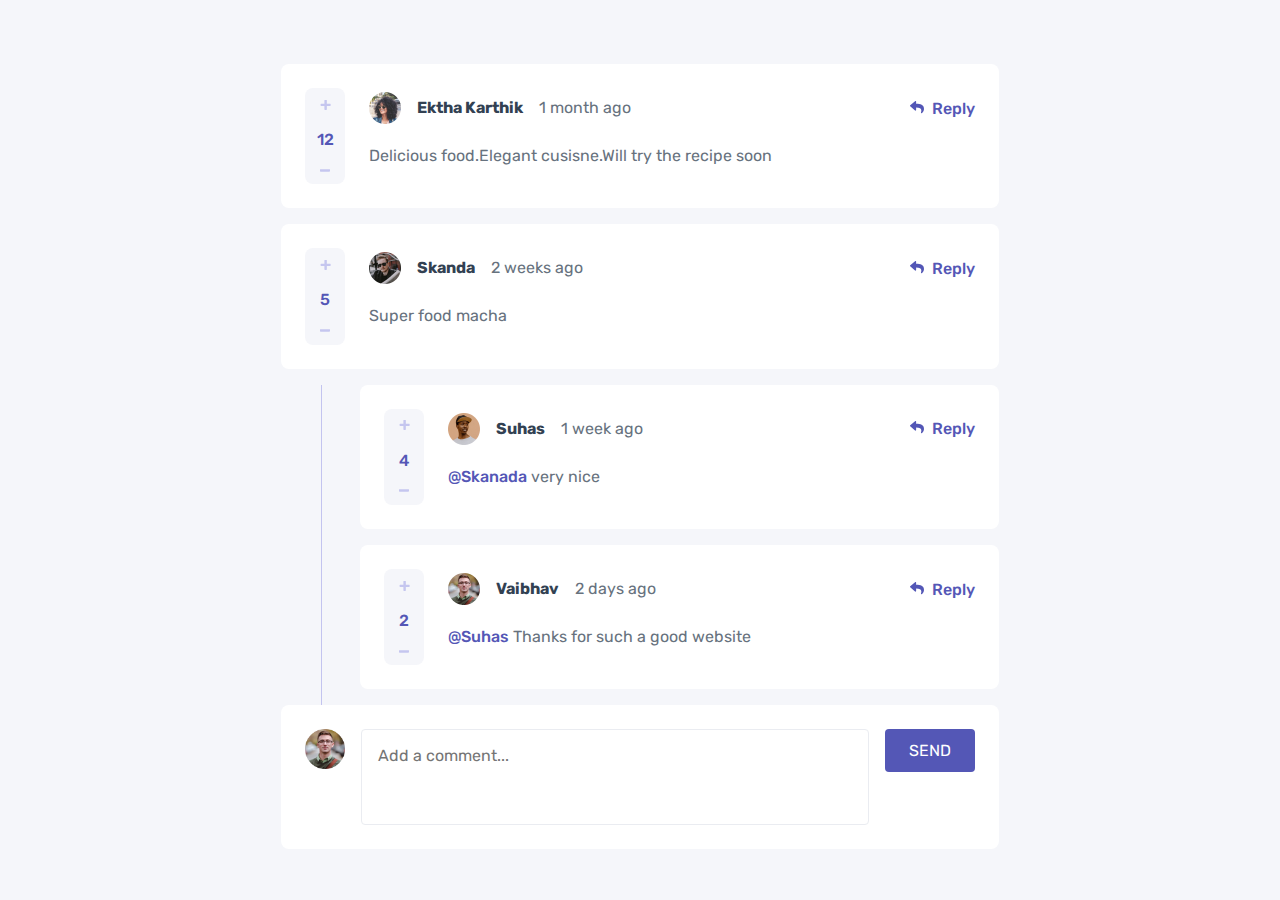
<file: FrontEndDev/BMSCE_FoodBlog/Interactive-comments-section/index.html>
<!DOCTYPE html>
<html lang="en">

<head>
  <meta charset="UTF-8" />
  <meta name="viewport" content="width=device-width, initial-scale=1.0" />
  <!-- displays site properly based on user's device -->
  <link rel="icon" type="image/png" sizes="32x32"
    href="C:\Users\shrav\OneDrive\Documents\GitHub\FrontEndDev\BMSCE_FoodBlog\image\logo2.jpeg" />
  <title>Frontend Mentor | Interactive comments section</title>
  <link rel="stylesheet" href="style.css" />
</head>

<body>
  <template class="reply-input-template">
    <div class="reply-input container">
      <img src="images/avatars/image-juliusomo.webp" alt="" class="usr-img">
      <textarea class="cmnt-input" placeholder="Add a comment..."></textarea>
      <button class="bu-primary">SEND</button>
    </div>
  </template>

  <template class="comment-template">
    <div class="comment-wrp">
      <div class="comment container">
        <div class="c-score">
          <img src="images/icon-plus.svg" alt="plus" class="score-control score-plus">
          <p class="score-number">5</p>
          <img src="images/icon-minus.svg" alt="minus" class="score-control score-minus">
        </div>
        <div class="c-controls">
          <a class="delete"><img src="images/icon-delete.svg" alt="" class="control-icon">Delete</a>
          <a class="edit"><img src="images/icon-edit.svg" alt="" class="control-icon">Edit</a>
          <a class="reply"><img src="images/icon-reply.svg" alt="" class="control-icon">Reply</a>
        </div>
        <div class="c-user">
          <img src="images/avatars/image-maxblagun.webp" alt="" class="usr-img">
          <p class="usr-name">Shashank M S</p>
          <p class="cmnt-at">2 weeks ago</p>
        </div>
        <p class="c-text">
          <span class="reply-to"></span>
          <span class="c-body"></span>
        </p>
      </div><!--comment-->
      <div class="replies comments-wrp">
      </div><!--replies-->
    </div>
  </template>
  <main>
    <div class="comment-section">

      <div class="comments-wrp">

      </div> <!--commentS wrapper-->
      <div class="reply-input container">
        <img src="images/avatars/image-juliusomo.webp" alt="" class="usr-img">
        <textarea class="cmnt-input" placeholder="Add a comment..."></textarea>
        <button class="bu-primary">SEND</button>
      </div> <!--reply input-->
    </div> <!--comment sectio-->

    <div class="modal-wrp invisible">
      <div class="modal container">
        <h3>Delete comment</h3>
        <p>Are you sure you want to delete this comment? This will remove the comment and cant be undone</p>
        <button class="yes">YES,DELETE</button>
        <button class="no">NO,CANCEL</button>
      </div>
    </div>
  </main>
  <script src="app.js"></script>
</body>

</html>
</file>
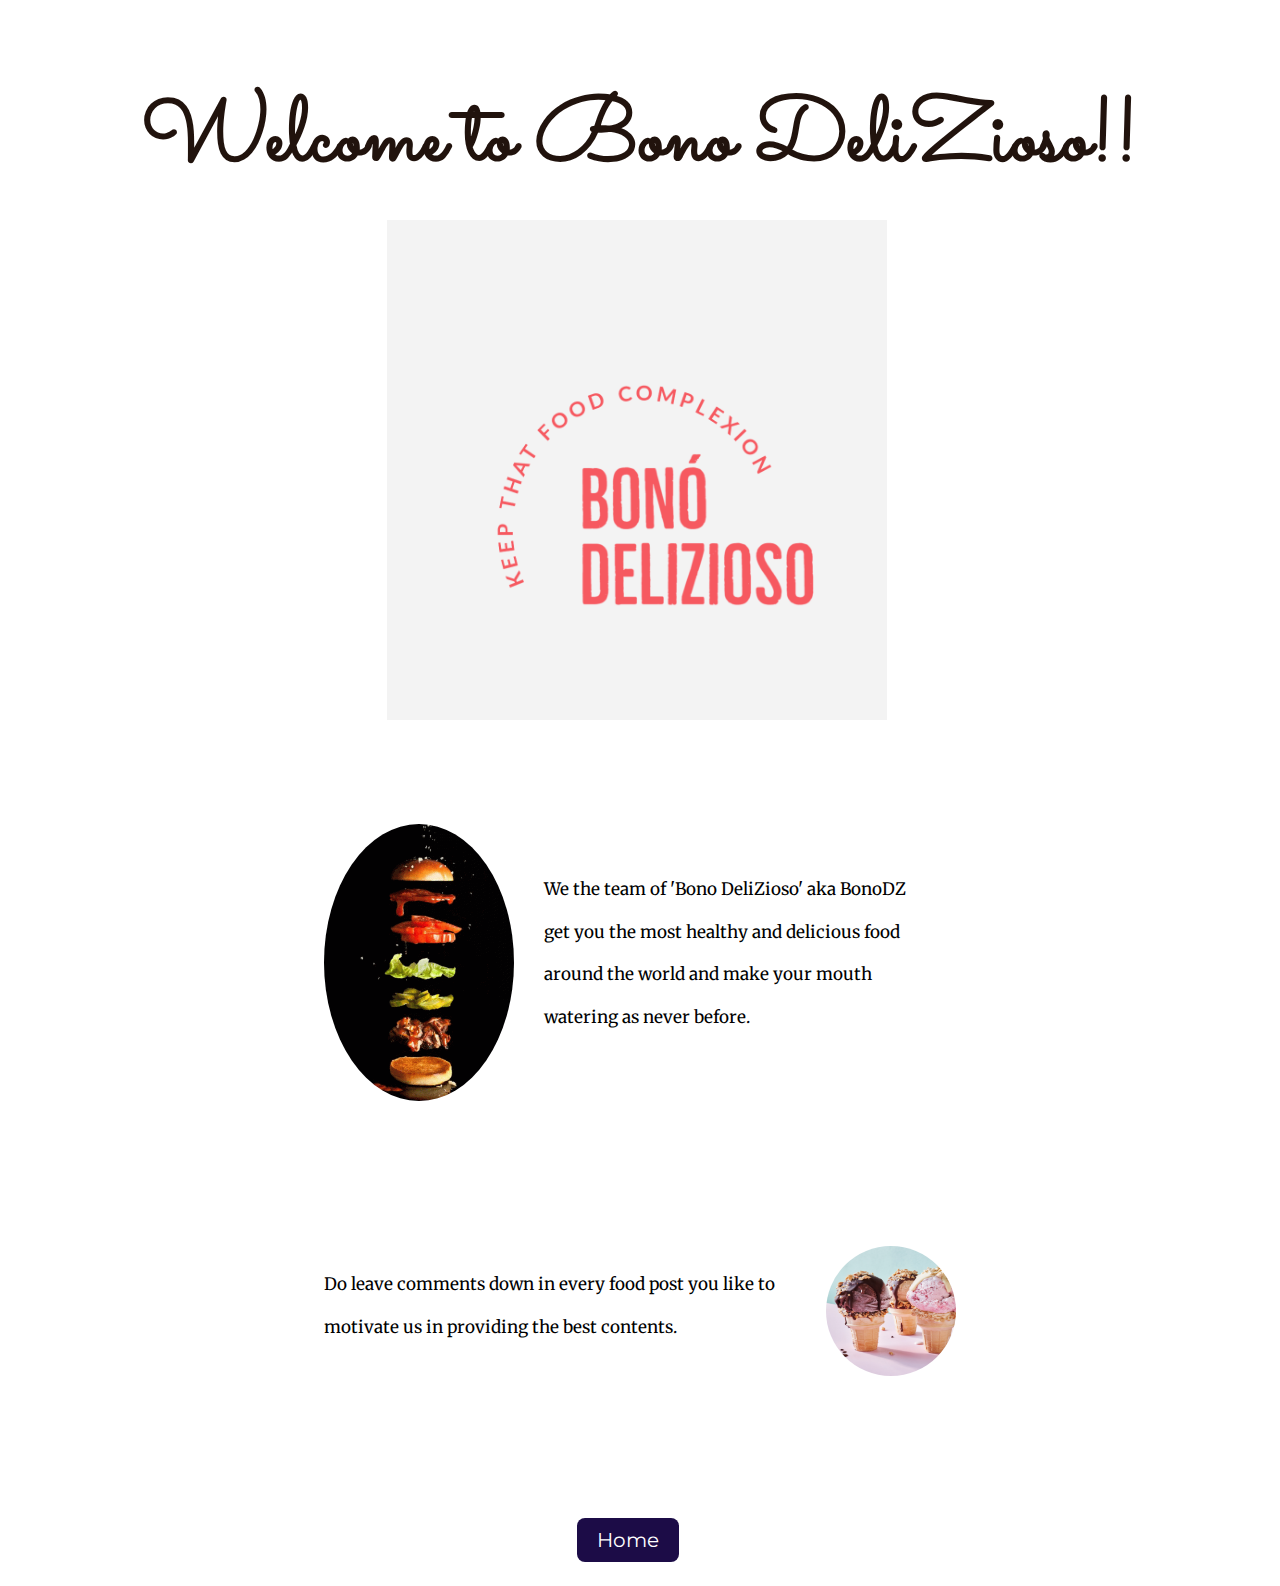
<file: FrontEndDev/BMSCE_FoodBlog/bono.html>
<!DOCTYPE html>
<html lang="en">
<head>
    <meta charset="UTF-8">
    <meta http-equiv="X-UA-Compatible" content="IE=edge">
    <meta name="viewport" content="width=device-width, initial-scale=1.0">
    <link rel="shortcut icon" type="x-icon" href="image/logo4.jpeg">
    <title>Intro</title>
    <link rel="stylesheet" href="bono.css">
    <link rel="preconnect" href="https://fonts.googleapis.com">
  <link rel="preconnect" href="https://fonts.gstatic.com" crossorigin>
  <link href="https://fonts.googleapis.com/css2?family=Josefin+Sans:ital,wght@1,200&family=Merriweather&family=Montserrat&family=Oswald:wght@300&family=Sacramento&display=swap" rel="stylesheet">
</head>
<body>
    <h1 id="head">Welcome to Bono DeliZioso!!</h1>
    <div class="image">
        <img src="image\logo-bono.jpg" height="500px" width="500px">
    </div>
    <div class="intro-1">
        <img class="logo-1" src="image\burger_gif.gif" alt="logo">
        <p class="para">
            We the team of 'Bono DeliZioso' aka BonoDZ get you
            the most healthy and delicious food around the world and 
            make your mouth watering as never before.
        </p>
    </div>
    <div class="intro-2">
        <img class="logo-2" src="image\image1.jpg" alt="">
        <p>
            Do leave comments down in every food post you like
            to motivate us in providing the best contents.
        </p>
    </div>
    <div class="btn">
        <a href="index1.html" class="btn-1">
            Home
        </a>
    </div>

        
</body>
</html>
</file>
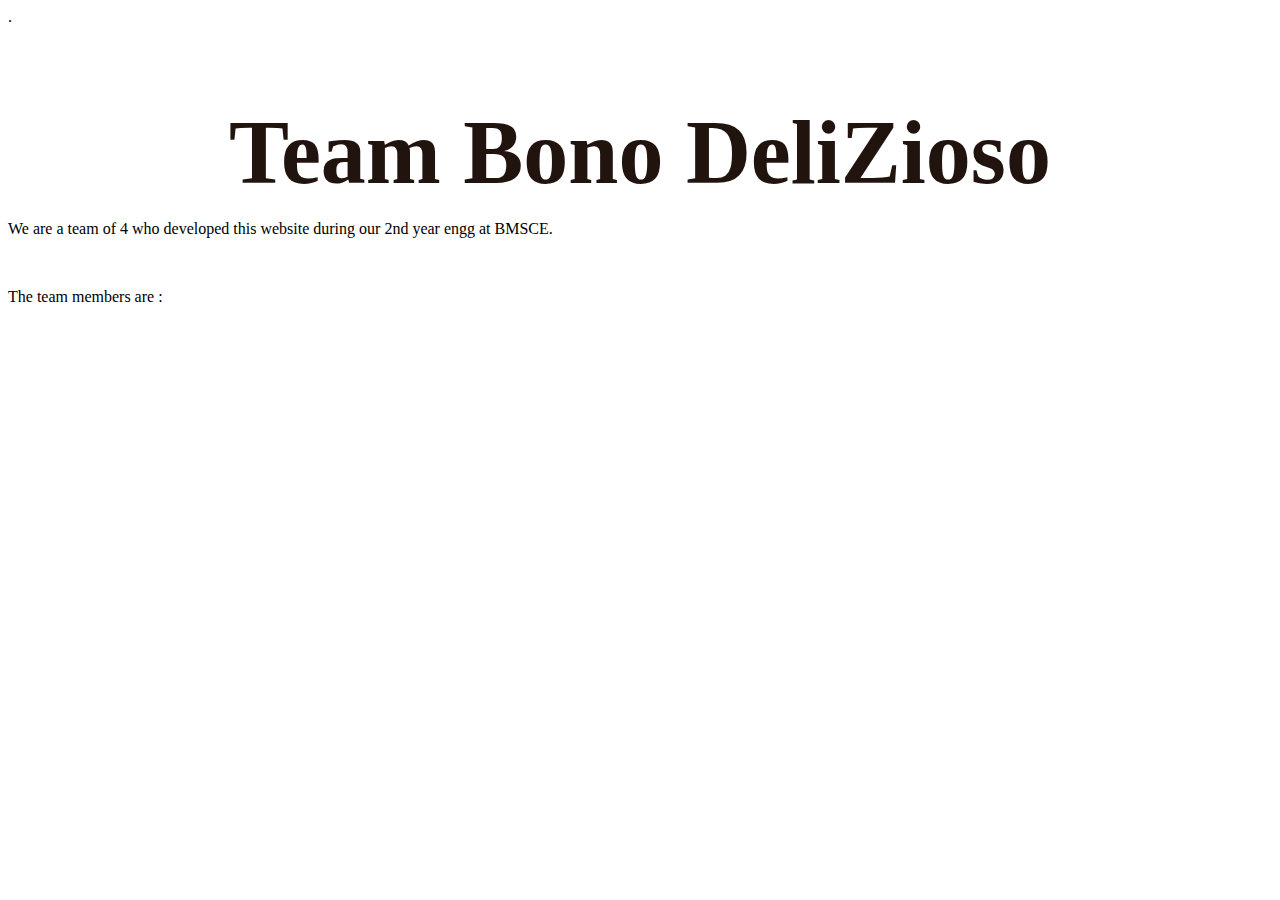
<file: FrontEndDev/BMSCE_FoodBlog/BonoDZ.html>
<!DOCTYPE html>
<html lang="en">
<head>
    <meta charset="UTF-8">
    <meta http-equiv="X-UA-Compatible" content="IE=edge">
    <meta name="viewport" content="width=device-width, initial-scale=1.0">
    <link rel="shortcut icon" type="x-icon" href="image/logo4.jpeg">
    <title>contact page</title>.
    <link rel="stylesheet" href="BonoDZ.css">
</head>
<body>
    <h1 class="head"><b>Team Bono DeliZioso</b></h1>
    <p>We are a team of 4 who developed this website during our 2nd year engg at BMSCE.</p>
    <br>
    <p>The team members are : </p>
</body>
</html>
</file>
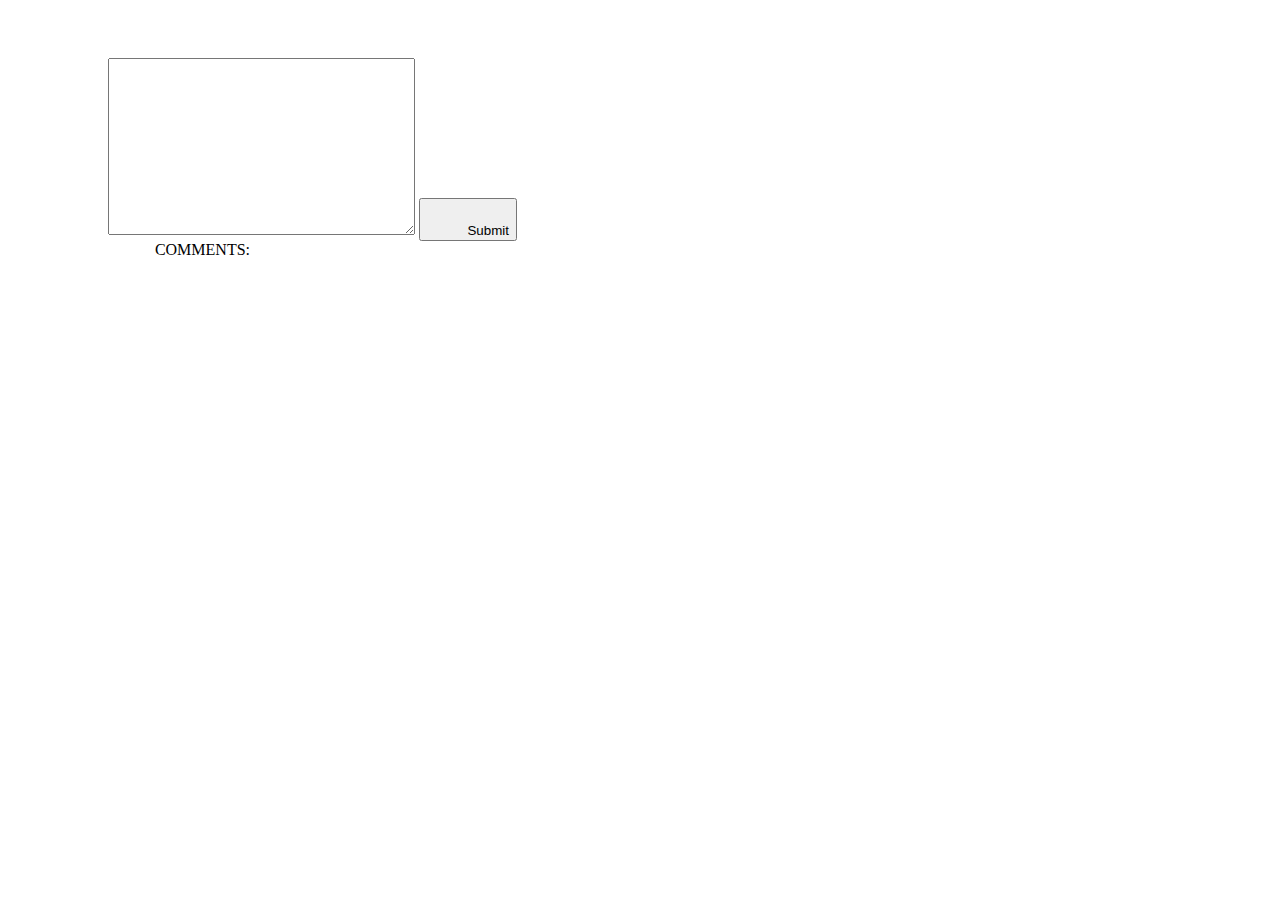
<file: FrontEndDev/BMSCE_FoodBlog/comment.html>
<!DOCTYPE html>
<html lang="en">
<head>
    <title>Document</title>
    <link rel="stylesheet" href="comment.css">
</head>
<body>
    <textarea class="c_box" name="aa" type="text" id="aa" cols="30" rows="10"></textarea>
    <button id="aaa"> Submit</button><br>
    <label>COMMENTS:</label><br>
    <p id="ab"></p>
    <script src="comment.js"></script>
</body>
</html>
</file>
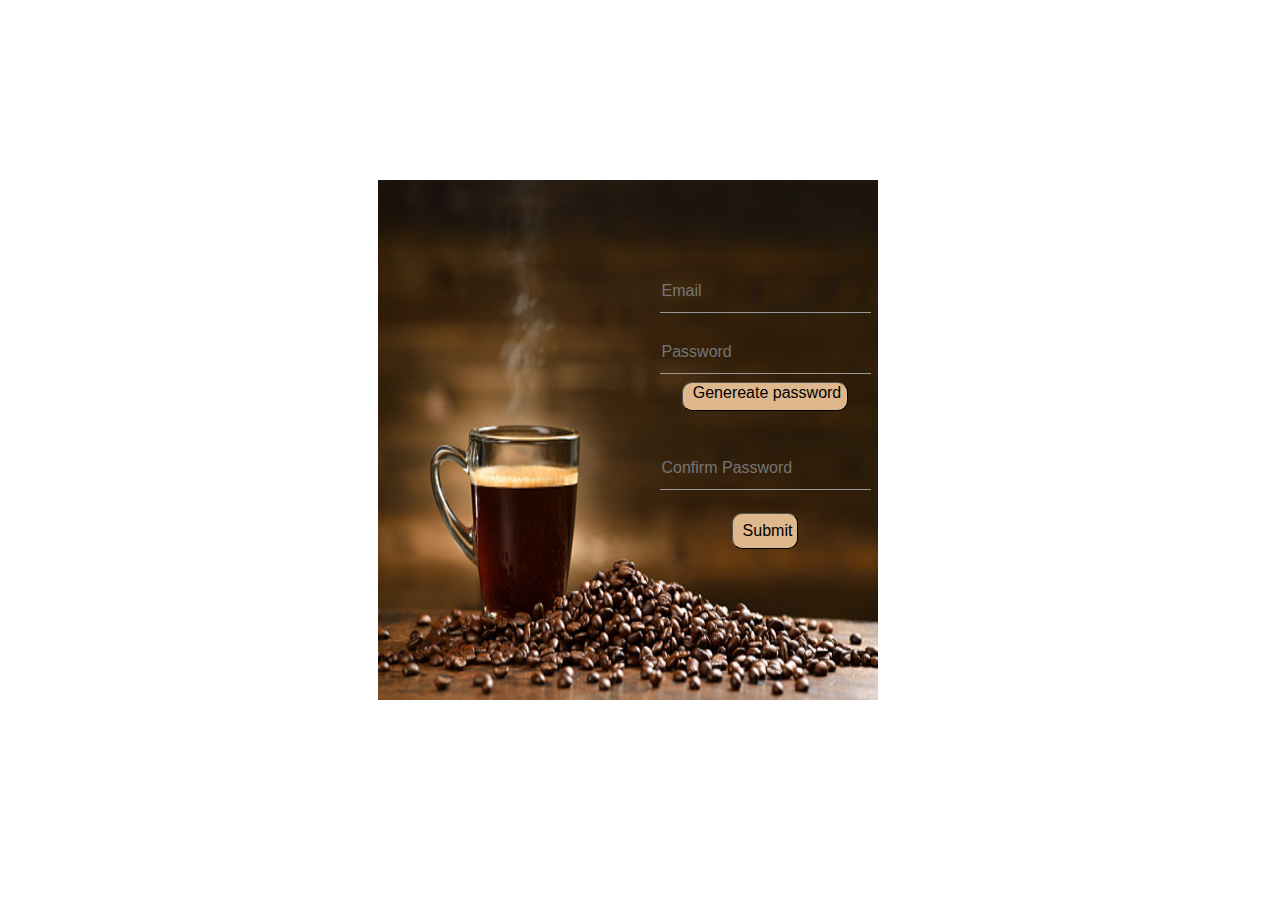
<file: FrontEndDev/BMSCE_FoodBlog/login.html>
<!DOCTYPE html>
<html lang="en">

<head>
    <meta charset="UTF-8">
    <meta http-equiv="X-UA-Compatible" content="IE=edge">
    <meta name="viewport" content="width=device-width, initial-scale=1.0">
    <link rel="preconnect" href="https://fonts.googleapis.com">
    <link rel="preconnect" href="https://fonts.gstatic.com" crossorigin>
    <link
        href="https://fonts.googleapis.com/css2?family=Lobster&family=Rubik+Vinyl&family=Shadows+Into+Light&display=swap"
        rel="stylesheet">
    <link rel="shortcut icon" type="x-icon" href="image/logo4.jpeg">
    <title>Register Page</title>

    <link rel="stylesheet" href="login.css">
    <script type="text/javascript">
        var password = document.getElementById('password');

        function getPassword() {
            var chars = "1234567890qwertyuiopasdfghjklzxcvbnmQWERTYUIOPASDFGHJKLZXCVBNM!@#$%^&*()"
            var passwordLength = 12;
            var password = "";

            for (var i = 0; i < passwordLength; i++) {
                var randomNumber = Math.floor(Math.random() * chars.length);//math.floor returns smallest no
                password += chars.substring(randomNumber, randomNumber + 1);
                // let text = "Hello world!"; 
                // let result = text.substring(1, 3); //result is el
            }
            document.getElementById('password').value = password;

        }

    </script>
    <script type="text/javascript">
        function validate() {
            var form = document.getElementById('form');
            var email_validate = document.getElementById('email');
            var password_validate = document.getElementById('password');
            var password_span = document.getElementById('password-span');
            var confirmpassword = document.getElementById('confirmpassword');
            // var text = document.getElementById('text').nodeValue;
            // var regx = /^[^ ]+@[^ ]+\.[a-z]{2,3}$/
            if (email_validate.value === '' || email_validate.value === null) {
                alert("no blank values allowed");
                return false;
            }

            if (password_validate.value === '' || password_validate.value === null) {
                // alert("no blank values allowed");
                password_span.innerHTML = "no blank values allowed"
                return false;
            }

            if (password_validate.value.length <= 6) {
                // alert('password must be longer than 6 charcters');
                password_span.innerHTML = "password must be longer than 6 charcters"
                // password_span.style.color = '#F8F988'
                return false;
            }
            if (password_validate.value.length >= 20) {
                // alert('password must be less than 20 charcters');
                password_span.innerHTML = "password must be less than 20 charcters"
                return false;
            }
            if (!password_validate.value.match(/[0-9]/)) {
                password_span.innerHTML = "password have at least a number"
                return false;
            }
            if (!password_validate.value.match(/[A-Z]/)) {
                password_span.innerHTML = "password have at least a uppercase letter"
                return false;
            }
            if (!password_validate.value.match(/[!\@\#\$\%\^\&\*|(\)\[\]\{\}]/)) {
                password_span.innerHTML = "password have at least a special case letter"
                return false;
            }
            if (password_validate.value !== confirmpassword.value) {
                password_span.innerHTML = "passwords not matching"
                return false;
            }
            if (email_validate.value.match(pattern)) {
                form.classList.add("valid");
                form.classList.remove("invalid");
                text.innerHTML = "please enter valid address";
                text.style.color = "#ff0000";
                return false;
            }
            else {
                true;
            }
        }

    </script>

</head>

<body>
    <div class="log">
        <div class="heady">
            <h1>Register</h1>
        </div>

        <form class="box" onsubmit=" return validate()" id="form" class="container" method="post" action="/"
            credentials: 'same-origin'>
            <div class="form-group">
                <input class="form-control" id="email" name="email" type="email" size="20" placeholder="Email" required>
                <br><br>
            </div>

            <div class="form-group1">
                <input class="form-control" id="password" name="password" size="20" placeholder="Password" required>
                <div class="form-group1-1">
                    <button class="btn" type="submit" onclick="getPassword()">Genereate password</button>
                </div>

                <br><br>
                <span class="password-span" id="password-span"></span>
            </div>

            <div class="form-group2">

                <input class="form-control" id="confirmpassword" name="confirmpassword" placeholder="Confirm Password"
                    size="20">
            </div>
            <br>
            <div class="button_sub">
                <button class="reg-but" type="submit">Submit</button>
            </div>

            <!-- <a href="https://formsubmit.co/el/dutaye">To connect with me</a> -->
        </form>
    </div>



</body>

</html>
</file>
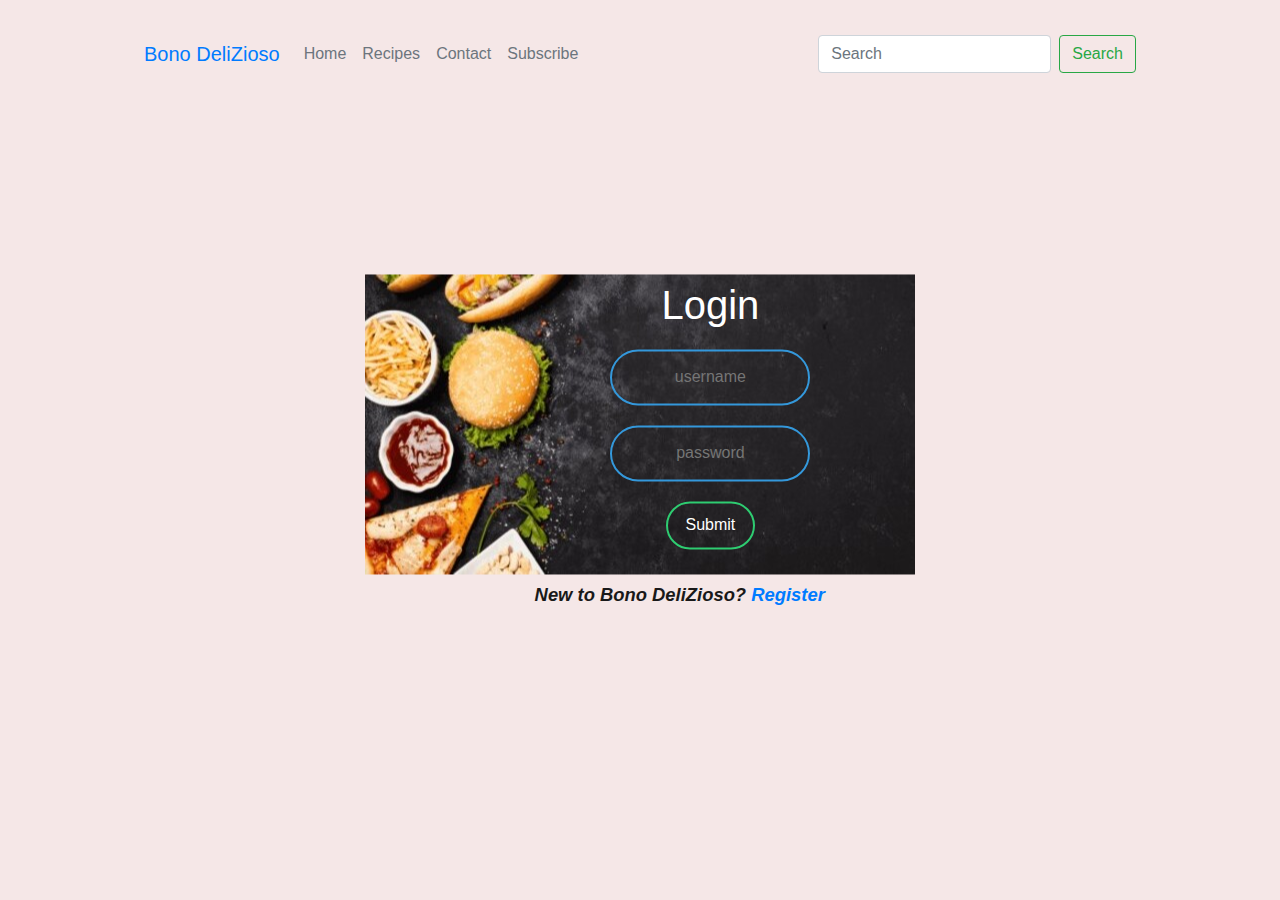
<file: FrontEndDev/BMSCE_FoodBlog/register.html>
<!DOCTYPE html>
<html lang="en">

<head>
  <meta charset="UTF-8">
  <meta http-equiv="X-UA-Compatible" content="IE=edge">
  <meta name="viewport" content="width=device-width, initial-scale=1.0">
  <link rel="shortcut icon" type="x-icon" href="image/logo4.jpeg">
  <title>Login Page</title>
  <link rel="stylesheet" href="https://cdn.jsdelivr.net/npm/bootstrap@4.0.0/dist/css/bootstrap.min.css"
    integrity="sha384-Gn5384xqQ1aoWXA+058RXPxPg6fy4IWvTNh0E263XmFcJlSAwiGgFAW/dAiS6JXm" crossorigin="anonymous">
  <link rel="stylesheet" href="register.css">
</head>

<body>
  <div class="class2">
    <!-- <img class="logo" src="image/logo-main-2-modified.png" alt="logo" height="220px" width="220px">     -->
    <nav class="nnn navbar navbar-expand-lg">
      <a class=" center1 navbar-brand disabled" href="bono.html">Bono DeliZioso</a>
      <button class="navbar-toggler" type="button" data-toggle="collapse" data-target="#navbarTogglerDemo02"
        aria-controls="navbarTogglerDemo02" aria-expanded="false" aria-label="Toggle navigation">
        <span class="navbar-toggler-icon"></span>
      </button>

      <div class="center collapse navbar-collapse" id="navbarTogglerDemo02">
        <ul class="navbar-nav mr-auto mt-2 mt-lg-0">
          <li class="nav-item active">
            <a class="nav-link disabled" href="index1.html">Home <span class="sr-only">(current)</span></a>
          </li>
          <li class="nav-item">
            <a class="nav-link disabled" href="quickbut.html">Recipes</a>
          </li>
          <li class="nav-item">
            <a class="nav-link disabled" href="">Contact</a>
          </li>
          <li class="nav-item">
            <a class="nav-link disabled" href="register.html">Subscribe</a>
          </li>
        </ul>
        <form class="form-inline my-2 my-lg-0">
          <input class="form-control mr-sm-2" type="search" placeholder="Search">
          <button class="btn btn-outline-success my-2 my-sm-0" type="submit">Search</button>
        </form>
      </div>
    </nav>
    <br><br>
  </div>

  <div class="log">
    <form class="box" action="register.html" method="post">
      <h1>Login</h1>
      <input type="text" name="username" placeholder="username" required>
      <input type="password" name="password" placeholder="password" required>
      <input type="submit" name="Login" placeholder="login">
    </form>
    <p>New to Bono DeliZioso?<a href="login.html"> Register</a></p>


  </div>

</body>

</html>
</file>
<file: FrontEndDev/BMSCE_FoodBlog/Interactive-comments-section/style.css>
@import url("https://fonts.googleapis.com/css2?family=Rubik:wght@400;500;600&display=swap");
:root {
  --Moderate-blue: hsl(238, 40%, 52%);
  --Soft-Red: hsl(358, 79%, 66%);
  --Light-grayish-blue: hsl(239, 57%, 85%);
  --Pale-red: hsl(357, 100%, 86%);

  --Dark-blue: hsl(212, 24%, 26%);
  --Grayish-Blue: hsl(211, 10%, 45%);
  --Light-gray: hsl(223, 19%, 93%);
  --Very-light-gray: hsl(228, 33%, 97%);
  --White: hsl(0, 0%, 100%);
}
* {
  padding: 0;
  margin: 0;
  box-sizing: border-box;
  font-family: "Rubik", sans-serif;
  font-size: 16px;
}
p{
    line-height: 1.5;
}
body{
    height: 100%;
    width: 100%;
    padding-top: 3rem;
    background-color: var(--Very-light-gray);
}
a{
    cursor: pointer;
    text-decoration: none;
    font-weight: 500;
}
button{
    cursor: pointer;
}
button:hover{
    filter: saturate(80%);
}
.bu-primary{
    background-color: var(--Moderate-blue);
    color: var(--White);
    border: none;
    padding: .75rem 1.5rem;
    border-radius: 4px;
}
.comment-section{
    padding: 0 1rem;
}
.container{
    border-radius: 8px;
    padding: 1.5rem;
    background-color: var(--White);
}
.comments-wrp {
    display: flex;
    flex-direction: column;
}
.comment-section{
    max-width: 75ch;
    margin: auto;
    margin-top: 1rem;
}
.comment{
    margin-bottom: 1rem;
    display: grid;
    grid-template-areas: 
        "score user controls"
        "score comment comment"
        "score comment comment"
    ;
    grid-template-columns: auto 1fr auto;
    gap: 1.5rem;
    row-gap: 1rem;
    color: var(--Grayish-Blue);
}

.c-score{
    color: var(--Moderate-blue);
    font-weight: 500;
    grid-area: score;
    display: flex;
    align-items: center;
    flex-direction: column;
    gap: 1rem;
    padding: .75rem;
    padding-top: .5rem;
    width: 1rem;
    box-sizing: content-box;
    background-color: var(--Very-light-gray);
    border-radius: 8px;
    align-self: flex-start;
}
.score-control{
    width: 100%;
    cursor: pointer;
    object-fit: scale-down;
}
.c-text{
    grid-area: comment;
    width: 100%;
}
.c-user{
    width: 100%;
    grid-area: user;
    display: flex;
    gap: 1rem;
    align-items: center;
}

.usr-name{
    color: var(--Dark-blue);
    font-weight: 700;
}
.usr-img{
    height: 2rem;
    width: 2rem;
}

.c-controls{
    display: flex;
    gap: 1rem;
    color: var(--Moderate-blue);
    grid-area: controls;
    align-self: center;
    justify-self: flex-end;
}
.c-controls a{
    align-items: center;
}
.edit , .reply{
    color: var(--Moderate-blue);
}
.edit{
    display: none;
}
.delete{
    color: var(--Soft-Red);
    display: none;
}
.control-icon{
    margin-right: .5rem;
}

.replies{
    display: flex;
    margin-left: 2.5rem;
    padding-left: 2.4rem;
    border-left: 1px solid var(--Light-grayish-blue);
}

.reply-to{
    color: var(--Moderate-blue);
    font-weight: 500;
}

.reply-input{
    display: grid;
    margin-bottom: 1rem;
    grid-template-areas: "avatar input button";
    grid-template-columns: min-content auto min-content;
    justify-items: center;
    gap: 1rem;
    min-height: 9rem;
}
.reply-input img{
    grid-area: avatar;
    height: 2.5rem;
    width: 2.5rem;
}
.reply-input button{
    grid-area: button;
    align-self: flex-start;
}
.reply-input textarea{
    grid-area: input;
    padding: 1rem;
    width: 100%;
    border: 1px solid var(--Light-gray);
    border-radius: 4px;
    resize: none;
}

.this-user .usr-name::after{
    font-weight: 400;
    content: "you";
    color: var(--White);
    background-color: var(--Moderate-blue);
    padding: 0 .4rem;
    padding-bottom: .2rem;
    font-size: .8rem;
    margin-left: .5rem;
    border-radius: 2px;
}

.this-user .reply{
    display: none;
}
.this-user .edit , .this-user .delete{
    display: flex;
}

@media screen and (max-width:640px) {
    .container{
        padding: .75rem;
    }
    .replies{
        padding-left: 1rem;
        margin-left: .5rem;
    }
    .comment{
        grid-template-areas: 
            "user user user"
            "comment comment comment"
            "score ... controls"
        ;

        gap: .5rem;
    }
    .c-score{
        flex-direction: row;
        width: auto;
    }
    .reply-input{
        grid-template-areas: 
            "input input input"
            "avatar ... button"
        ;
        grid-template-rows: auto min-content;
        align-items: center;
        gap: .5rem;
    }
    .reply-input img{
        height: 2rem;
        width: 2rem;
    }
    .reply-input textarea{
        height: 6rem;
        padding: .5rem;
        align-self: stretch;
    }
}


.modal-wrp{
    position: fixed;
    top: 0;
    left: 0;
    height: 100%;
    width: 100%;
    display: flex;
    align-items: center;
    justify-content: center;
    background-color: rgba(0,0,0,.3);
}

.modal{
    padding: 1.5rem;
    max-width: 32ch;
    display: grid;
    gap: 1rem;
    grid-template-areas: 
    "heading heading"
    "body body"
    "no yes";
}

.invisible{
    display: none;
}

.modal h3{
    grid-area: heading;
    color: var(--Dark-blue);
}
.modal button{
    color: var(--White);
    padding: .75rem;
    border-radius: 8px;
    border: none;
    font-weight: 500;
}
.modal p{
    grid-area: body;
    color: var(--Grayish-Blue);
    line-height: 1.5;
}
.modal .yes{
    grid-area: yes;
    background-color: var(--Soft-Red);
}
.modal .no{
    background-color: var(--Grayish-Blue);
    grid-area: no;
}
</file>
<file: FrontEndDev/BMSCE_FoodBlog/bono.css>
body {
    justify-content: center;
    font-family: 'Merriweather', serif;
    font-size: 100%;
}

/* h1 {
    font-size: 3rem;
    text-align: center;
    font-family: serif;
} */

h1 {
    font-size: 5.625rem;
    /* 1em = 16px = 100% */
    margin: 50px auto 0 auto;
    text-align: center;
    font-family: 'Sacramento', cursive;
    color: #21130d;
}

.image {
    justify-content: center;
    padding-left: 30%;
    padding-top: 1%;
}

#head {
    padding-top: 2%;
}

.intro-1 {
    width: 50%;
    margin: 100px auto 100px auto;
    text-align: left;
    line-height: 2.5;
    font-size: 1.065rem;
}

.intro-2 {
    width: 50%;
    margin: 0 auto 100px;
    text-align: left;
    line-height: 2.5;
    font-size: 1.065rem;
    padding: 5%;
}

.logo-1 {
    width: 30%;
    float: left;
    border-radius: 50%;
    margin-right: 30px;
}

.logo-2 {
    height: 130px;
    width: 130px;
    float: right;
    border-radius: 50%;
    margin-left: 30px;
}

.para {
    padding: 7%;
}

.btn {
    justify-content: center;
    padding-left: 45%;
    padding-bottom: 2%;
}

.btn-1 {
    background: #1c0c47;
    justify-content: center;
    -webkit-border-radius: 8;
    -moz-border-radius: 8;
    border-radius: 8px;
    font-family: 'Montserrat', sans-serif;
    color: #ffffff;
    font-size: 20px;
    padding: 10px 20px 10px 20px;
    margin: 10px auto 20px;
    text-decoration:none;
}
</file>
<file: FrontEndDev/BMSCE_FoodBlog/BonoDZ.css>
body {
    justify-content: center;
    font-family: 'Merriweather', serif;
    font-size: 100%;
}

h1 {
    font-size: 5.625rem;
    /* 1em = 16px = 100% */
    margin: 50px auto 0 auto;
    text-align: center;
    font-family: 'Sacramento', cursive;
    color: #21130d;
}

.head {
    padding-top: 2%;
}
</file>
<file: FrontEndDev/BMSCE_FoodBlog/comment.css>
* {
    padding-top: 2%;
    padding-left: 4%;
}

/* .c_box {
    justify-content: center;
    text-align: center;
} */
</file>
<file: FrontEndDev/BMSCE_FoodBlog/login.css>
* {
    font-family: sans-serif;

}

body {
    background-color: #fff;
    justify-content: center;
}

.box {
    width: 500px;
    height: 520px;
    padding: 40px;
    position: absolute;
    top: 50%;
    left: 50%;
    /* background-color: aqua; */
    transform: translate(-50%, -50%);
    background: url("image/image20_re.jpg") no-repeat;
    text-align: center;
    padding: 10px 12px;
    z-index: -1;

}

.form-group {
    padding-top: 80px;
    padding-left: 50%;
    border: none;
    background: transparent;
    outline: none;
}

h1 {
    padding-left: 560px;
    padding-top: 50px;
    z-index: 1;
    color: #fff;
    font-style: inherit;
}

.reg-but {
    text-align: center;
    padding-right: 2%;

}

button {
    background-color: #DFB78C;
    font-size: medium;
    padding-left: 10px;
    padding-top: 8px;
    padding-bottom: 8px;
    border-radius: 10px;
    border-width: 0.9px;
}

button:hover {
    background-color: #49281A;
    color: white;
    box-shadow: 0 12px 16px 0 rgba(0, 0, 0, 0.24), 0 17px 50px 0 rgba(0, 0, 0, 0.19)
}

.form-group2 {
    padding-left: 50%;
    padding-bottom: 1%;
}

.log input[type="email"],
input[id="password"],
input[id="confirmpassword"] {
    border: none;
    border-bottom: 1px solid #999;
    background: transparent;
    outline: none;
    height: 40px;
    color: #fff;
    font-size: 16px;
}

.password-span {
    color: #F8F988;
    font-family: 'Lobster', cursive;
    font-family: 'Rubik Vinyl', cursive;
    font-family: 'Shadows Into Light', cursive;
}

.a {
    color: #fff;
    font-family: 'Lobster', cursive;
    font-family: 'Rubik Vinyl', cursive;
    font-family: 'Shadows Into Light', cursive;
    font-size: 20px;
}

.heady {
    position: relative;
    bottom: 20px;
    right: 40px;
    padding-left: 3%;
    padding-top: 2px;
}

.form-group1 {
    padding-left: 50%;
}

.btn {
    padding-top: 1px;
}

.form-group1-1 {
    padding-top: 3%;
    text-align: center;
}

.button_sub {
    padding-left: 50%;
}
</file>
<file: FrontEndDev/BMSCE_FoodBlog/register.css>
* {
    margin: 0;
    padding: 0;
    box-sizing: border-box;
    font-family:Arial, Helvetica, sans-serif;
}

body {
    margin: 0;
    padding: 0;
    background-color: #f5e7e7;
    justify-content:center;
    font-family: sans-serif;
}

    /* .box{
        opacity: 0.2;
        width: 550px;
        padding: 40px;
        padding-left: 11%;
        position:absolute;
        top: 50%;
        left: 50%;
        transform: translate(-50%, -50%); 
        background: #191919;
        text-align: center; 
        background: url("image/image16_re.jpg") no-repeat;
    } */

.box h1 {
    color: white;
    /* padding-left: 11%; */
    font-weight: 250;
    font-family:sans-serif ;
    padding-top: 1.75%;
}

.box input[type = "text"],.box input[type = "password"] {
    border: 0;
    background: none;
    /* padding-left: 11%; */
    display:block;
    margin: 20px auto;
    text-align: center;
    border: 2px solid #3498db;
    width: 200px;
    padding: 14px 10px;
    outline: none;
    color: white;
    border-radius: 40px;;
    transition: 0.25s;
}

.box input[type = "text"]:focus,.box input[type = "password"]:focus {
    width: 280px;
    border-color: #2ecc71;
}

.box input[type = "text"]:hover,.box input[type = "password"]:hover {
    text-transform:uppercase ;
}
.box input[type = "submit"] {
    border: 0;
    display: inline-block;
    font-family: sans-serif;
    background: none;
    display:block;
    margin: 20px auto;
    text-align:left;
    border: 2px solid #2ecc71;
    padding: 10px 18px;
    outline: none;
    color: white;
    border-radius: 40px;
    transition: 0.25s;
    cursor: pointer;
}

.box input[type = "submit"]:hover {
    background-color: #2ecc71;
}

.box input[type = "button"] {
    border: 0;
    display: inline-block;
    font-family: sans-serif;
    background: none;
    display:block;
    margin: 20px auto;
    text-align:left;
    border: 2px solid #2ecc71;
    padding: 10px 40px;
    outline: none;
    color: white;
    border-radius: 40px;
    transition: 0.25s;
    cursor: pointer;
}

.log{
    width: 550px;
    /* padding: 40px;*/
    padding-left: 11%;
    position:absolute;
    top: 50%;
    left: 50%;
    transform: translate(-50%, -50%); 
    background: #191919;
    text-align: center;
    background: url("image/image16_re_re.jpg") no-repeat;
}

p {
    text-align: center;
    color: #191919;
    font-weight:bold;
    font-family:sans-serif;
    padding-right: 15%;
    padding-top: 3%;
    font-size: 1.15rem;
    font-style: italic;
}

.bono {
    padding: 7%;
}

.class2{
    text-align: center;
    position:relative;
    padding-left: 10%; 
    padding-right: 10% ;
    padding-top: 2%;
    /* display: flex; */
}
</file>
